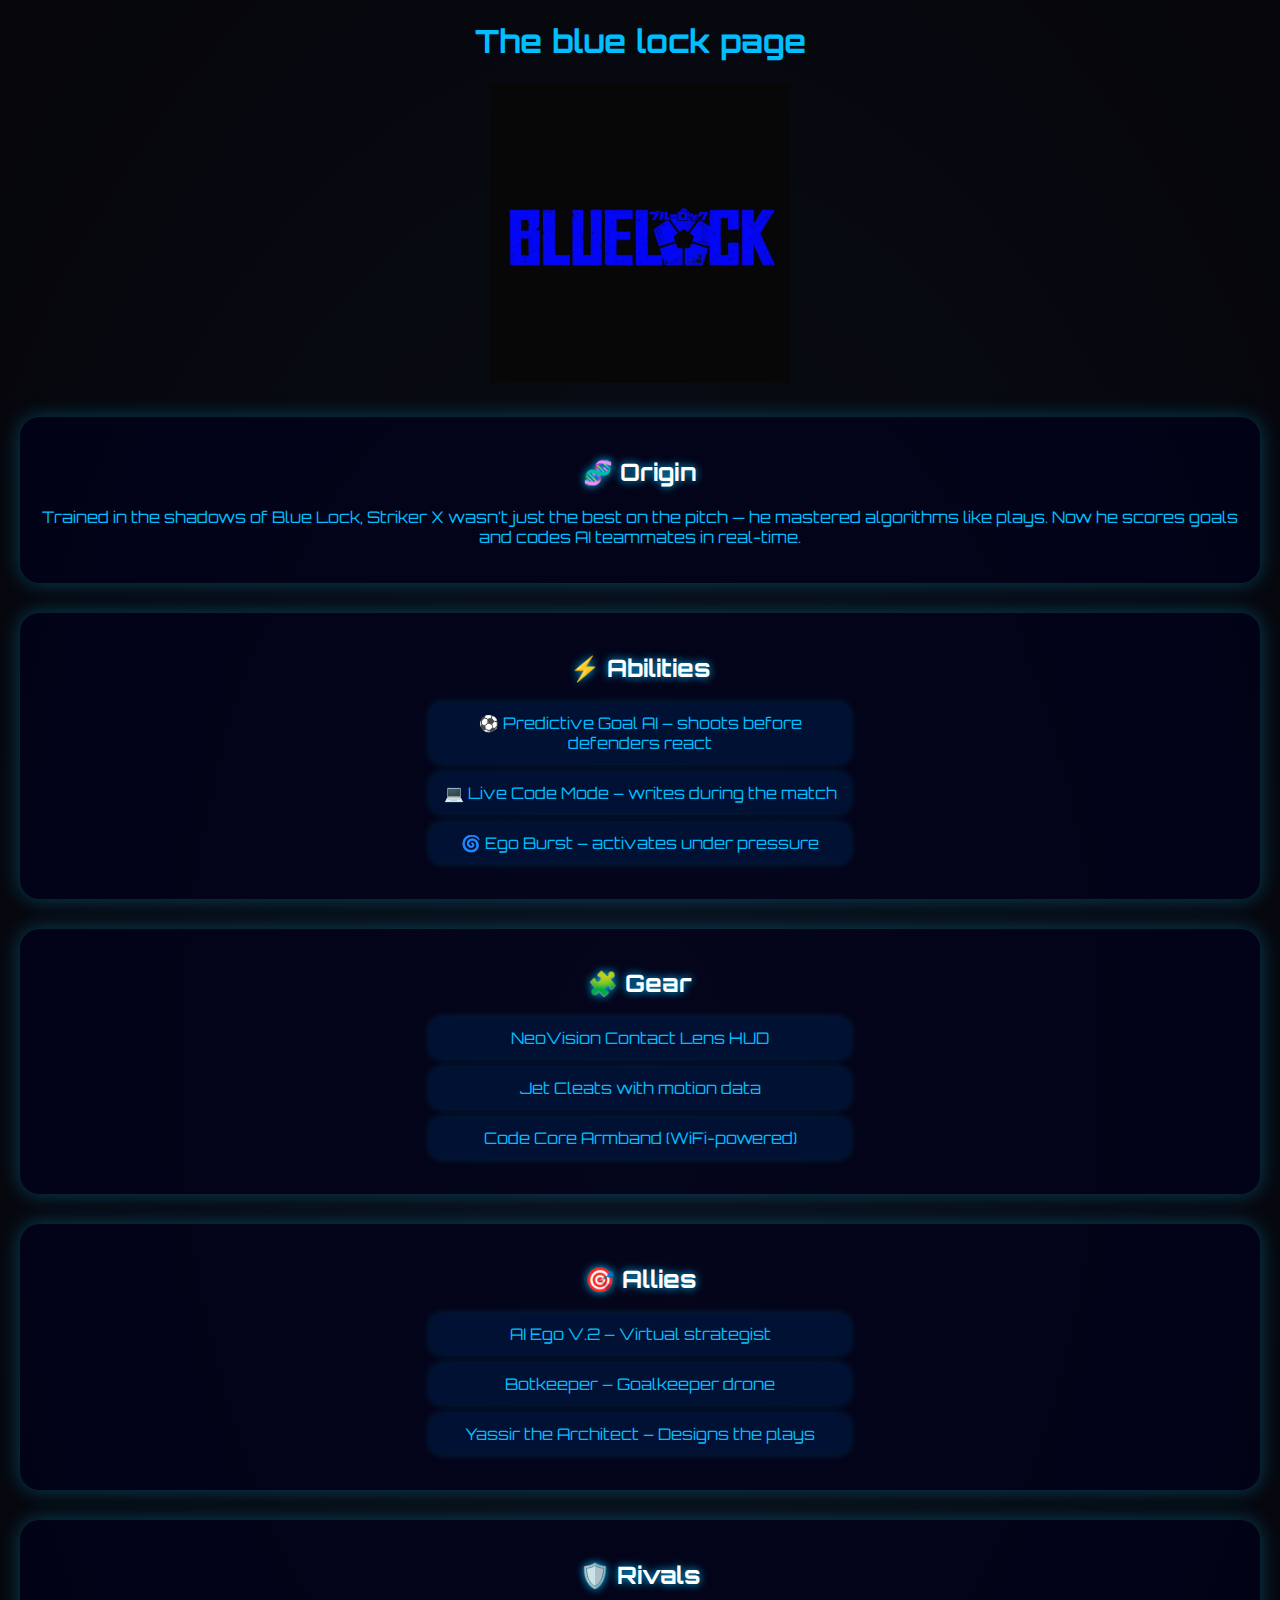
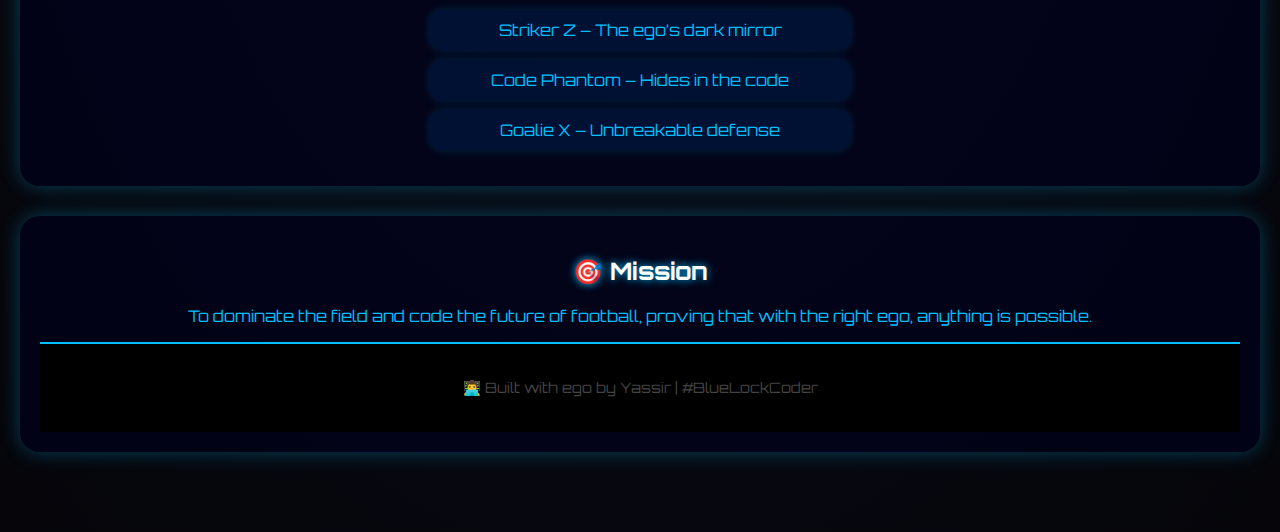
<file: index.html>
<!DOCTYPE html>
<html lang="en">

<head>
  <meta charset="UTF-8" />
  <meta name="viewport" content="width=device-width, initial-scale=1" />
  <title>Code Striker X | Blue Lock Style</title>
  <link rel="stylesheet" href="style.css" />
</head>

<body>
  <section class="hero">
    <h1>The blue lock page </h1>
   <img src="27b27a39283f740372853582d8f0d8af.jpg" alt="Blue Lock Logo" width="300">
  </section>

    <section class="section story">
      <h2>🧬 Origin</h2>
      <p>Trained in the shadows of Blue Lock, Striker X wasn’t just the best on the pitch — he mastered algorithms like
        plays. Now he scores goals and codes AI teammates in real-time.</p>
    </section>

    <section class="section powers">
      <h2>⚡ Abilities</h2>
      <ul>
        <li>⚽ Predictive Goal AI – shoots before defenders react</li>
        <li>💻 Live Code Mode – writes during the match</li>
        <li>🌀 Ego Burst – activates under pressure</li>
      </ul>
    </section>

    <section class="section gear">
      <h2>🧩 Gear</h2>
      <ul>
        <li>NeoVision Contact Lens HUD</li>
        <li>Jet Cleats with motion data</li>
        <li>Code Core Armband (WiFi-powered)</li>
      </ul>
    </section>

    <section class="section allies">
      <h2>🎯 Allies</h2>
      <ul>
        <li>AI Ego V.2 – Virtual strategist</li>
        <li>Botkeeper – Goalkeeper drone</li>
        <li>Yassir the Architect – Designs the plays</li>
      </ul>
    </section>
    <section class="section rivals">
      <h2>🛡️ Rivals</h2>
      <ul>
        <li>Striker Z – The ego’s dark mirror</li>
        <li>Code Phantom – Hides in the code</li>
        <li>Goalie X – Unbreakable defense</li>
      </ul>
    </section>
    <section class="section mission">
      <h2>🎯 Mission</h2>
      <p>To dominate the field and code the future of football, proving that with the right ego, anything is possible.
      </p>

      <footer>
        <p>👨‍💻 Built with ego by Yassir | #BlueLockCoder</p>
      </footer>
</body>

</html>
</file>
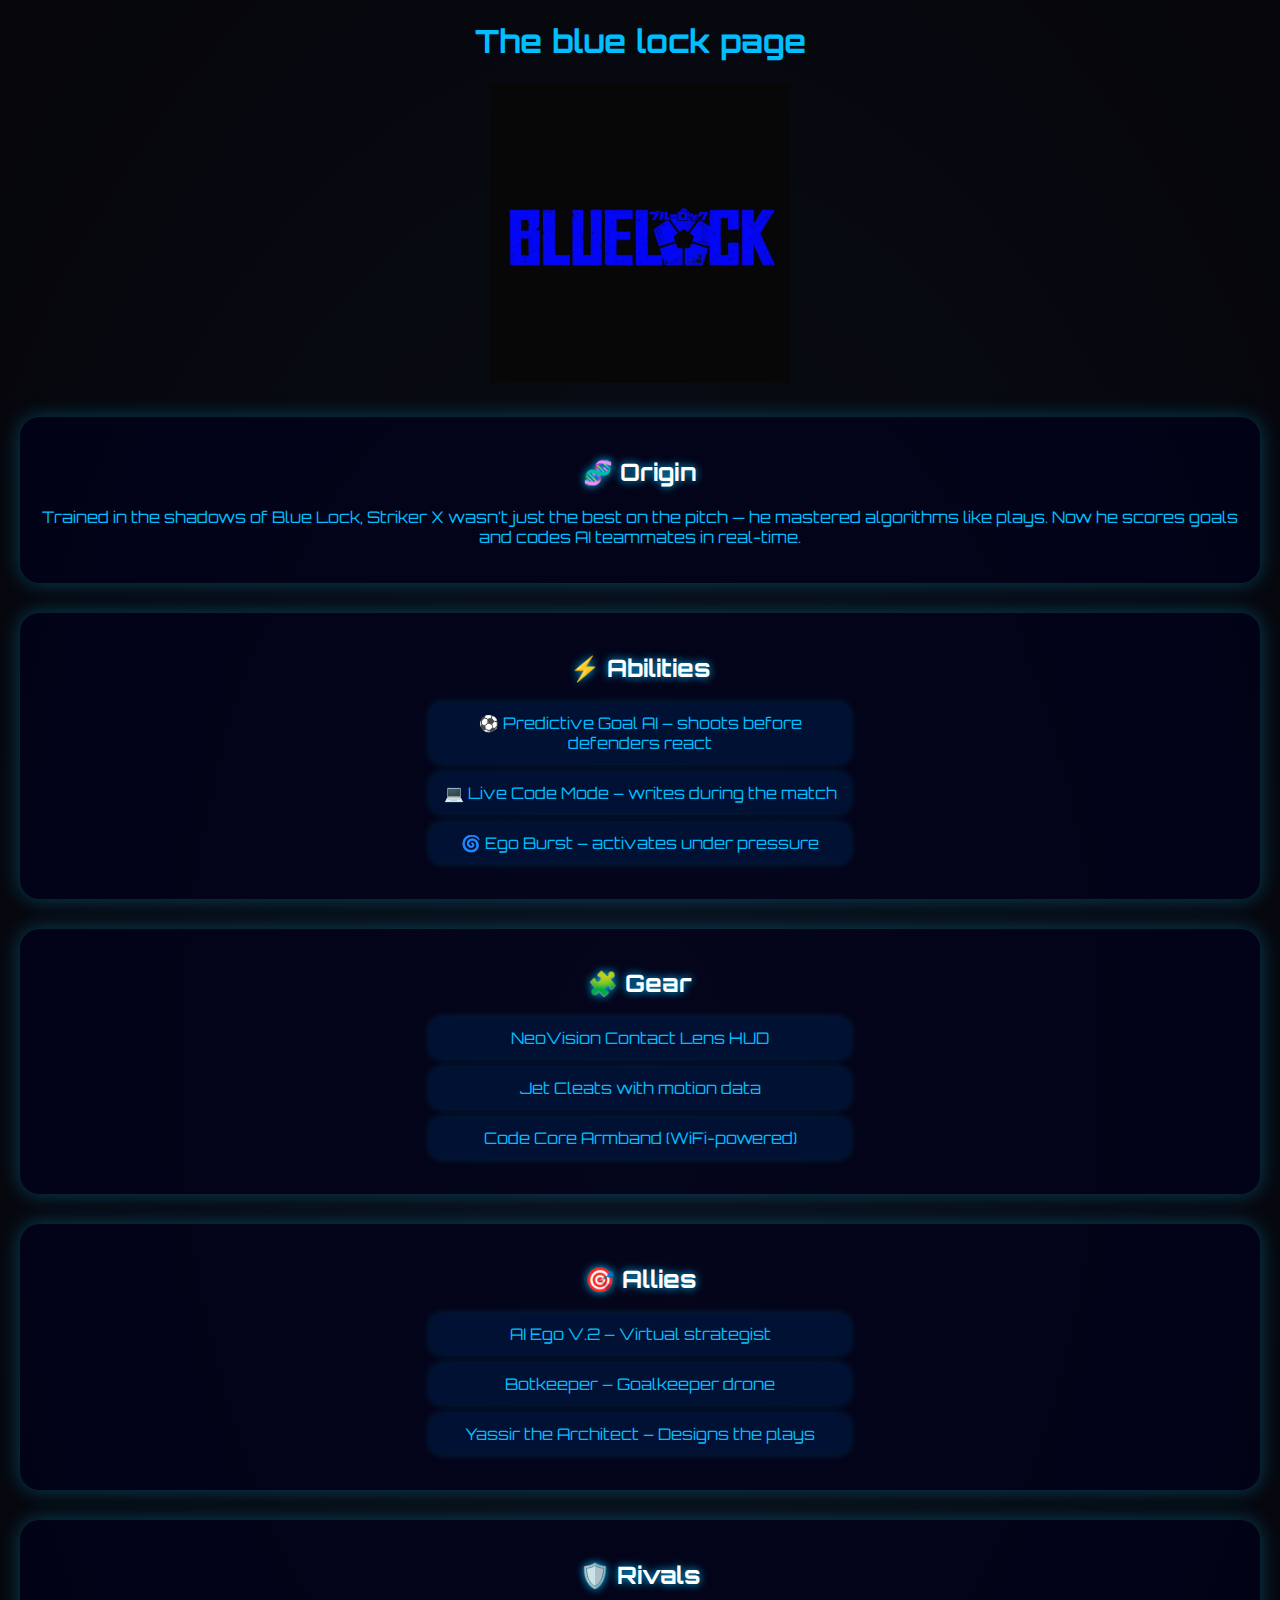
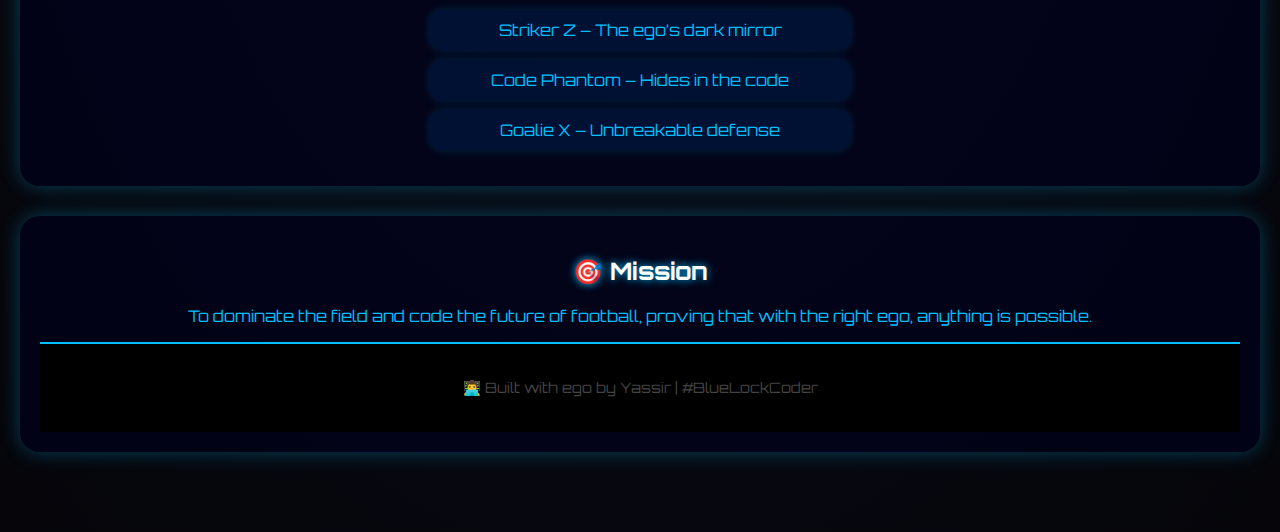
<file: y.html>
<!DOCTYPE html>
<html lang="en">

<head>
  <meta charset="UTF-8" />
  <meta name="viewport" content="width=device-width, initial-scale=1" />
  <title>Code Striker X | Blue Lock Style</title>
  <link rel="stylesheet" href="y.css" />
</head>

<body>
  <section class="hero">
    <h1>The blue lock page </h1>
   <img src="27b27a39283f740372853582d8f0d8af.jpg" alt="Blue Lock Logo" width="300">
  </section>

    <section class="section story">
      <h2>🧬 Origin</h2>
      <p>Trained in the shadows of Blue Lock, Striker X wasn’t just the best on the pitch — he mastered algorithms like
        plays. Now he scores goals and codes AI teammates in real-time.</p>
    </section>

    <section class="section powers">
      <h2>⚡ Abilities</h2>
      <ul>
        <li>⚽ Predictive Goal AI – shoots before defenders react</li>
        <li>💻 Live Code Mode – writes during the match</li>
        <li>🌀 Ego Burst – activates under pressure</li>
      </ul>
    </section>

    <section class="section gear">
      <h2>🧩 Gear</h2>
      <ul>
        <li>NeoVision Contact Lens HUD</li>
        <li>Jet Cleats with motion data</li>
        <li>Code Core Armband (WiFi-powered)</li>
      </ul>
    </section>

    <section class="section allies">
      <h2>🎯 Allies</h2>
      <ul>
        <li>AI Ego V.2 – Virtual strategist</li>
        <li>Botkeeper – Goalkeeper drone</li>
        <li>Yassir the Architect – Designs the plays</li>
      </ul>
    </section>
    <section class="section rivals">
      <h2>🛡️ Rivals</h2>
      <ul>
        <li>Striker Z – The ego’s dark mirror</li>
        <li>Code Phantom – Hides in the code</li>
        <li>Goalie X – Unbreakable defense</li>
      </ul>
    </section>
    <section class="section mission">
      <h2>🎯 Mission</h2>
      <p>To dominate the field and code the future of football, proving that with the right ego, anything is possible.
      </p>

      <footer>
        <p>👨‍💻 Built with ego by Yassir | #BlueLockCoder</p>
      </footer>
</body>

</html>
</file>
<file: style.css>
@import url('https://fonts.googleapis.com/css2?family=Orbitron:wght@700&display=swap');

body {
  margin: 0;
  font-family: 'Orbitron', sans-serif;
  background: radial-gradient(ellipse at center, #0b0f1a 0%, #05050a 100%);
  color: #00bfff;
  text-align: center;
  padding-bottom: 50px;
}

header {
  background: #000;
  padding: 30px 20px;
  box-shadow: 0 0 20px #00bfff;
}

header h1 {
  font-size: 3em;
  margin: 0;
  color: #00bfff;
  text-shadow: 0 0 15px #00bfff;
}

header p {
  margin-top: 10px;
  font-size: 1.1em;
  color: #aaa;
}

.hero-img img {
  width: 200px;
  margin: 30px auto;
  border-radius: 50%;
  box-shadow: 0 0 30px #00bfff;
}

.section {
  margin: 30px 20px;
  padding: 20px;
  background: rgba(0, 0, 30, 0.6);
  border-radius: 20px;
  box-shadow: 0 0 20px #00bfff50;
}

.section h2 {
  color: #ffffff;
  text-shadow: 0 0 8px #00bfff;
}

ul {
  list-style: none;
  padding: 0;
}

ul li {
  padding: 10px;
  background: #001133;
  margin: 10px auto;
  max-width: 400px;
  border-radius: 12px;
  box-shadow: 0 0 10px #00bfff33;
}

footer {
  background: #000;
  padding: 20px;
  color: #444;
  font-size: 0.9em;
  border-top: 2px solid #00bfff;
}
.hero-img {
    margin: 20px 0;
    border-radius: 50%;
}
</file>
<file: y.css>
@import url('https://fonts.googleapis.com/css2?family=Orbitron:wght@700&display=swap');

body {
  margin: 0;
  font-family: 'Orbitron', sans-serif;
  background: radial-gradient(ellipse at center, #0b0f1a 0%, #05050a 100%);
  color: #00bfff;
  text-align: center;
  padding-bottom: 50px;
}

header {
  background: #000;
  padding: 30px 20px;
  box-shadow: 0 0 20px #00bfff;
}

header h1 {
  font-size: 3em;
  margin: 0;
  color: #00bfff;
  text-shadow: 0 0 15px #00bfff;
}

header p {
  margin-top: 10px;
  font-size: 1.1em;
  color: #aaa;
}

.hero-img img {
  width: 200px;
  margin: 30px auto;
  border-radius: 50%;
  box-shadow: 0 0 30px #00bfff;
}

.section {
  margin: 30px 20px;
  padding: 20px;
  background: rgba(0, 0, 30, 0.6);
  border-radius: 20px;
  box-shadow: 0 0 20px #00bfff50;
}

.section h2 {
  color: #ffffff;
  text-shadow: 0 0 8px #00bfff;
}

ul {
  list-style: none;
  padding: 0;
}

ul li {
  padding: 10px;
  background: #001133;
  margin: 10px auto;
  max-width: 400px;
  border-radius: 12px;
  box-shadow: 0 0 10px #00bfff33;
}

footer {
  background: #000;
  padding: 20px;
  color: #444;
  font-size: 0.9em;
  border-top: 2px solid #00bfff;
}
.hero-img {
    margin: 20px 0;
    border-radius: 50%;
}
</file>
